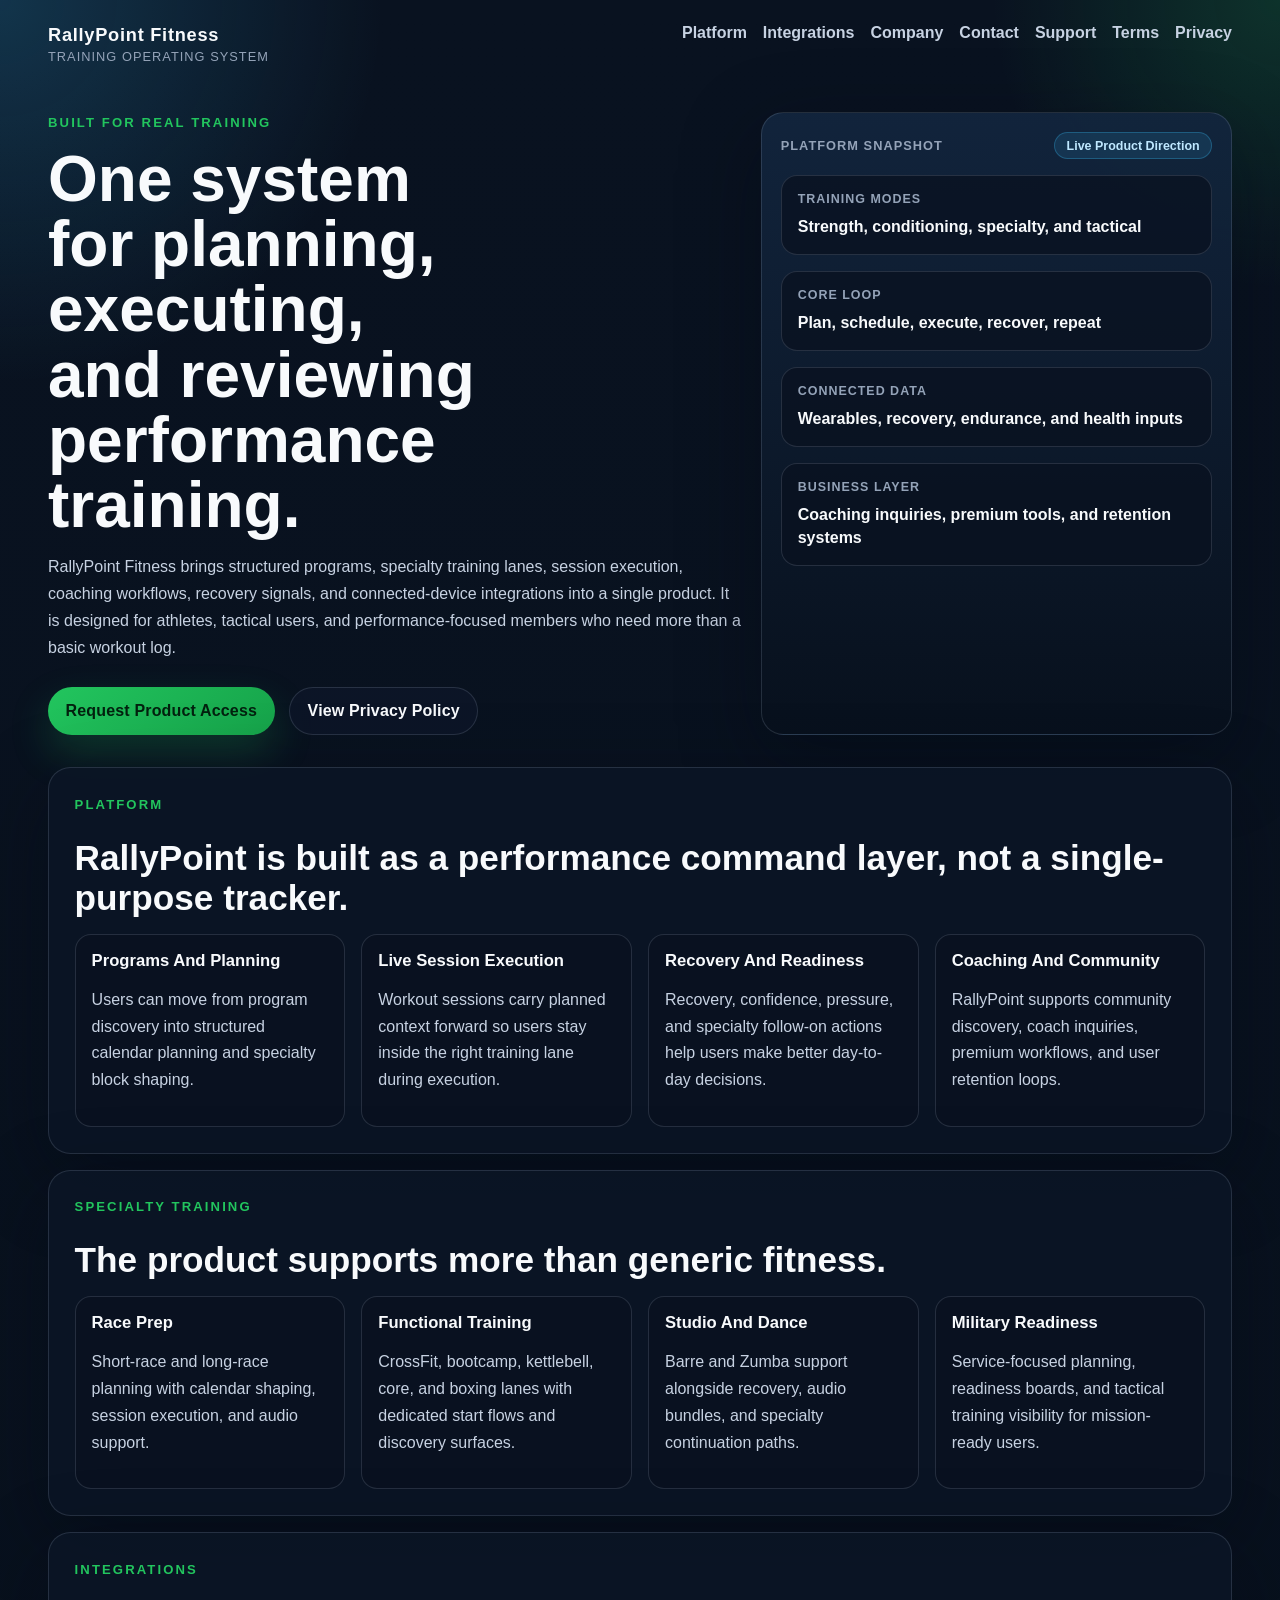
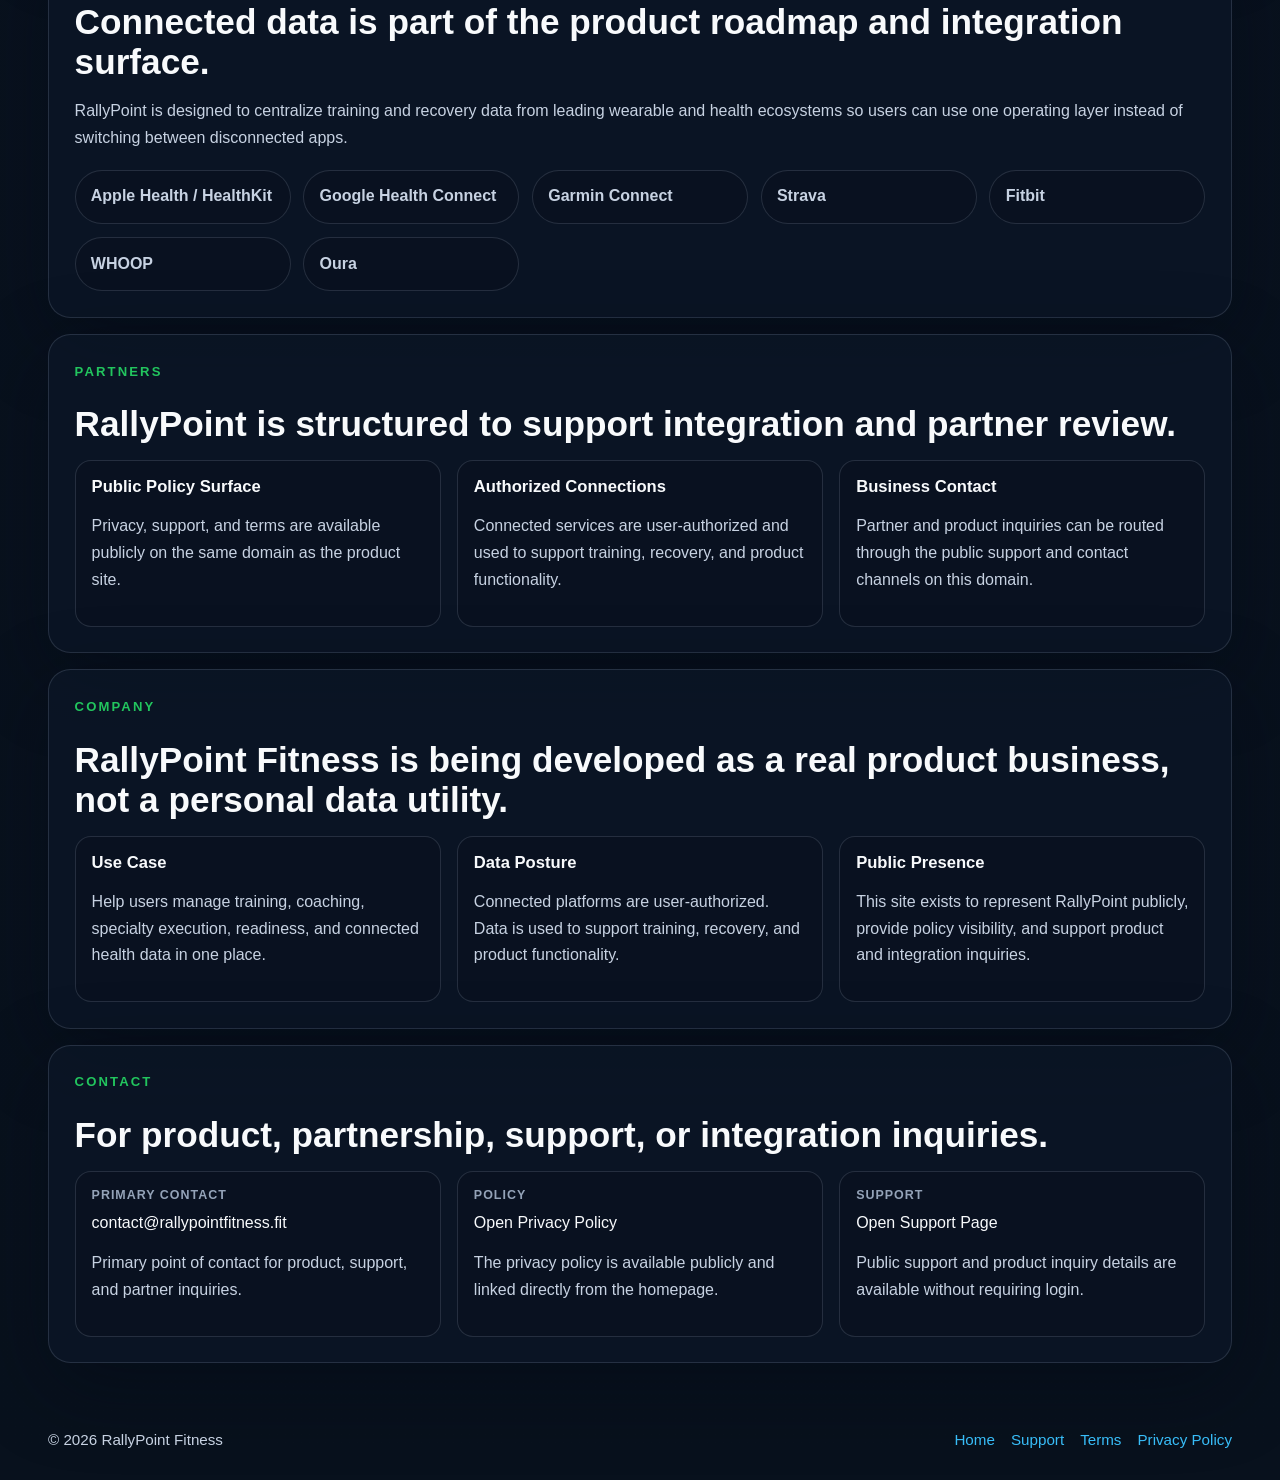
<file: index.html>
<!DOCTYPE html>
<html lang="en">
<head>
  <meta charset="UTF-8">
  <meta name="viewport" content="width=device-width, initial-scale=1.0">
  <title>RallyPoint Fitness | Training Operating System</title>
  <meta
    name="description"
    content="RallyPoint Fitness is a training operating system for strength, endurance, tactical readiness, coaching, recovery, and connected wearable data."
  >
  <link rel="stylesheet" href="styles.css">
</head>
<body>
  <header class="hero">
    <nav class="nav">
      <div class="brand-block">
        <div class="brand">RallyPoint Fitness</div>
        <div class="brand-tag">Training Operating System</div>
      </div>
      <div class="nav-links">
        <a href="#platform">Platform</a>
        <a href="#integrations">Integrations</a>
        <a href="#company">Company</a>
        <a href="#contact">Contact</a>
        <a href="support.html">Support</a>
        <a href="terms.html">Terms</a>
        <a href="privacy.html">Privacy</a>
      </div>
    </nav>

    <section class="hero-shell">
      <div class="hero-content">
        <p class="eyebrow">Built For Real Training</p>
        <h1>One system for planning, executing, and reviewing performance training.</h1>
        <p class="hero-copy">
          RallyPoint Fitness brings structured programs, specialty training lanes, session execution,
          coaching workflows, recovery signals, and connected-device integrations into a single product.
          It is designed for athletes, tactical users, and performance-focused members who need more than
          a basic workout log.
        </p>
        <div class="hero-actions">
          <a class="button button-primary" href="#contact">Request Product Access</a>
          <a class="button button-secondary" href="privacy.html">View Privacy Policy</a>
        </div>
      </div>

      <aside class="hero-board">
        <div class="hero-board-head">
          <span class="board-kicker">Platform Snapshot</span>
          <span class="board-badge">Live Product Direction</span>
        </div>
        <div class="metric-grid">
          <article class="metric-card">
            <span class="metric-label">Training Modes</span>
            <strong>Strength, conditioning, specialty, and tactical</strong>
          </article>
          <article class="metric-card">
            <span class="metric-label">Core Loop</span>
            <strong>Plan, schedule, execute, recover, repeat</strong>
          </article>
          <article class="metric-card">
            <span class="metric-label">Connected Data</span>
            <strong>Wearables, recovery, endurance, and health inputs</strong>
          </article>
          <article class="metric-card">
            <span class="metric-label">Business Layer</span>
            <strong>Coaching inquiries, premium tools, and retention systems</strong>
          </article>
        </div>
      </aside>
    </section>
  </header>

  <main class="content">
    <section id="platform" class="panel panel-large">
      <div class="section-head">
        <p class="eyebrow">Platform</p>
        <h2>RallyPoint is built as a performance command layer, not a single-purpose tracker.</h2>
      </div>
      <div class="feature-grid">
        <article>
          <h3>Programs And Planning</h3>
          <p>Users can move from program discovery into structured calendar planning and specialty block shaping.</p>
        </article>
        <article>
          <h3>Live Session Execution</h3>
          <p>Workout sessions carry planned context forward so users stay inside the right training lane during execution.</p>
        </article>
        <article>
          <h3>Recovery And Readiness</h3>
          <p>Recovery, confidence, pressure, and specialty follow-on actions help users make better day-to-day decisions.</p>
        </article>
        <article>
          <h3>Coaching And Community</h3>
          <p>RallyPoint supports community discovery, coach inquiries, premium workflows, and user retention loops.</p>
        </article>
      </div>
    </section>

    <section class="panel panel-large">
      <div class="section-head">
        <p class="eyebrow">Specialty Training</p>
        <h2>The product supports more than generic fitness.</h2>
      </div>
      <div class="lane-grid">
        <article class="lane-card">
          <h3>Race Prep</h3>
          <p>Short-race and long-race planning with calendar shaping, session execution, and audio support.</p>
        </article>
        <article class="lane-card">
          <h3>Functional Training</h3>
          <p>CrossFit, bootcamp, kettlebell, core, and boxing lanes with dedicated start flows and discovery surfaces.</p>
        </article>
        <article class="lane-card">
          <h3>Studio And Dance</h3>
          <p>Barre and Zumba support alongside recovery, audio bundles, and specialty continuation paths.</p>
        </article>
        <article class="lane-card">
          <h3>Military Readiness</h3>
          <p>Service-focused planning, readiness boards, and tactical training visibility for mission-ready users.</p>
        </article>
      </div>
    </section>

    <section id="integrations" class="panel panel-large">
      <div class="section-head">
        <p class="eyebrow">Integrations</p>
        <h2>Connected data is part of the product roadmap and integration surface.</h2>
      </div>
      <p class="section-copy">
        RallyPoint is designed to centralize training and recovery data from leading wearable and health ecosystems
        so users can use one operating layer instead of switching between disconnected apps.
      </p>
      <ul class="grid-list clean-list">
        <li>Apple Health / HealthKit</li>
        <li>Google Health Connect</li>
        <li>Garmin Connect</li>
        <li>Strava</li>
        <li>Fitbit</li>
        <li>WHOOP</li>
        <li>Oura</li>
      </ul>
    </section>

    <section class="panel panel-large">
      <div class="section-head">
        <p class="eyebrow">Partners</p>
        <h2>RallyPoint is structured to support integration and partner review.</h2>
      </div>
      <div class="company-grid">
        <article class="company-card">
          <h3>Public Policy Surface</h3>
          <p>Privacy, support, and terms are available publicly on the same domain as the product site.</p>
        </article>
        <article class="company-card">
          <h3>Authorized Connections</h3>
          <p>Connected services are user-authorized and used to support training, recovery, and product functionality.</p>
        </article>
        <article class="company-card">
          <h3>Business Contact</h3>
          <p>Partner and product inquiries can be routed through the public support and contact channels on this domain.</p>
        </article>
      </div>
    </section>

    <section id="company" class="panel panel-large">
      <div class="section-head">
        <p class="eyebrow">Company</p>
        <h2>RallyPoint Fitness is being developed as a real product business, not a personal data utility.</h2>
      </div>
      <div class="company-grid">
        <article class="company-card">
          <h3>Use Case</h3>
          <p>Help users manage training, coaching, specialty execution, readiness, and connected health data in one place.</p>
        </article>
        <article class="company-card">
          <h3>Data Posture</h3>
          <p>Connected platforms are user-authorized. Data is used to support training, recovery, and product functionality.</p>
        </article>
        <article class="company-card">
          <h3>Public Presence</h3>
          <p>This site exists to represent RallyPoint publicly, provide policy visibility, and support product and integration inquiries.</p>
        </article>
      </div>
    </section>

    <section id="contact" class="panel panel-large">
      <div class="section-head">
        <p class="eyebrow">Contact</p>
        <h2>For product, partnership, support, or integration inquiries.</h2>
      </div>
      <div class="contact-grid">
        <article class="contact-card">
          <span class="contact-label">Primary Contact</span>
          <a class="contact-link" href="mailto:contact@rallypointfitness.fit">contact@rallypointfitness.fit</a>
          <p>Primary point of contact for product, support, and partner inquiries.</p>
        </article>
        <article class="contact-card">
          <span class="contact-label">Policy</span>
          <a class="contact-link" href="privacy.html">Open Privacy Policy</a>
          <p>The privacy policy is available publicly and linked directly from the homepage.</p>
        </article>
        <article class="contact-card">
          <span class="contact-label">Support</span>
          <a class="contact-link" href="support.html">Open Support Page</a>
          <p>Public support and product inquiry details are available without requiring login.</p>
        </article>
      </div>
    </section>
  </main>

  <footer class="footer">
    <span>&copy; 2026 RallyPoint Fitness</span>
    <div class="footer-links">
      <a href="index.html">Home</a>
      <a href="support.html">Support</a>
      <a href="terms.html">Terms</a>
      <a href="privacy.html">Privacy Policy</a>
    </div>
  </footer>
</body>
</html>
</file>
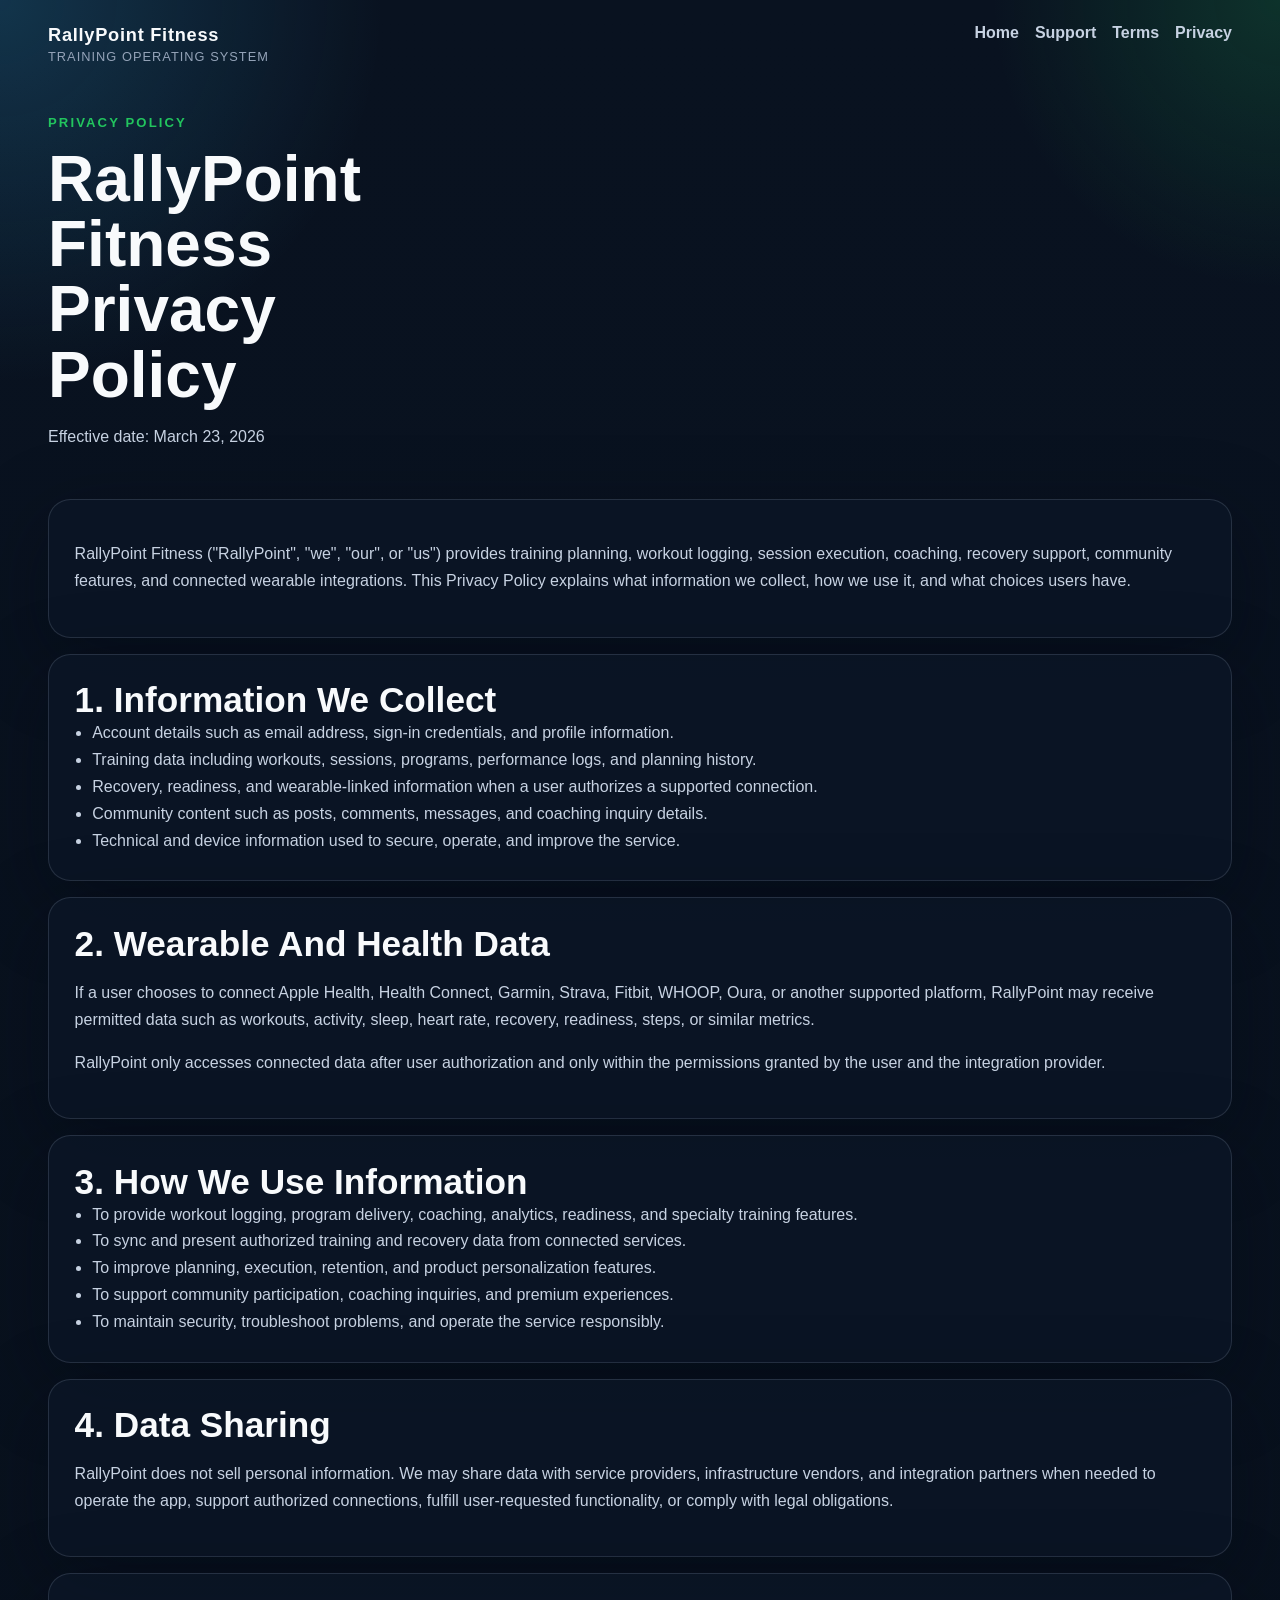
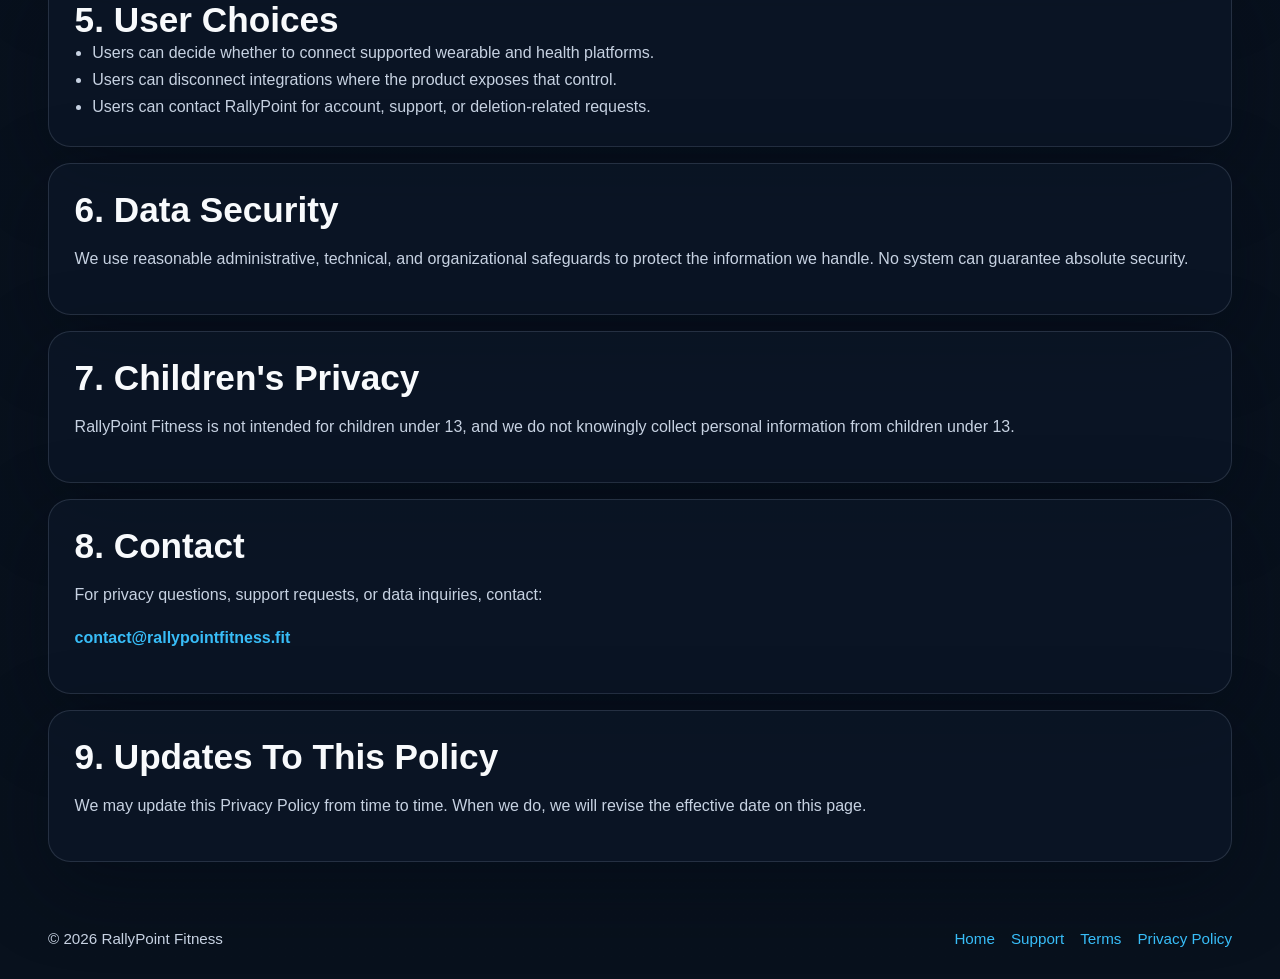
<file: privacy.html>
<!DOCTYPE html>
<html lang="en">
<head>
  <meta charset="UTF-8">
  <meta name="viewport" content="width=device-width, initial-scale=1.0">
  <title>RallyPoint Fitness Privacy Policy</title>
  <meta
    name="description"
    content="Privacy Policy for RallyPoint Fitness."
  >
  <link rel="stylesheet" href="styles.css">
</head>
<body>
  <header class="subhero">
    <nav class="nav">
      <div class="brand-block">
        <div class="brand">RallyPoint Fitness</div>
        <div class="brand-tag">Training Operating System</div>
      </div>
      <div class="nav-links">
        <a href="index.html">Home</a>
        <a href="support.html">Support</a>
        <a href="terms.html">Terms</a>
        <a href="privacy.html">Privacy</a>
      </div>
    </nav>
    <section class="hero-content compact">
      <p class="eyebrow">Privacy Policy</p>
      <h1>RallyPoint Fitness Privacy Policy</h1>
      <p class="hero-copy">Effective date: March 23, 2026</p>
    </section>
  </header>

  <main class="content">
    <section class="panel panel-large">
      <p>
        RallyPoint Fitness ("RallyPoint", "we", "our", or "us") provides training planning,
        workout logging, session execution, coaching, recovery support, community features,
        and connected wearable integrations. This Privacy Policy explains what information
        we collect, how we use it, and what choices users have.
      </p>
    </section>

    <section class="panel panel-large">
      <h2>1. Information We Collect</h2>
      <ul class="policy-list">
        <li>Account details such as email address, sign-in credentials, and profile information.</li>
        <li>Training data including workouts, sessions, programs, performance logs, and planning history.</li>
        <li>Recovery, readiness, and wearable-linked information when a user authorizes a supported connection.</li>
        <li>Community content such as posts, comments, messages, and coaching inquiry details.</li>
        <li>Technical and device information used to secure, operate, and improve the service.</li>
      </ul>
    </section>

    <section class="panel panel-large">
      <h2>2. Wearable And Health Data</h2>
      <p>
        If a user chooses to connect Apple Health, Health Connect, Garmin, Strava, Fitbit,
        WHOOP, Oura, or another supported platform, RallyPoint may receive permitted data
        such as workouts, activity, sleep, heart rate, recovery, readiness, steps, or similar metrics.
      </p>
      <p>
        RallyPoint only accesses connected data after user authorization and only within the
        permissions granted by the user and the integration provider.
      </p>
    </section>

    <section class="panel panel-large">
      <h2>3. How We Use Information</h2>
      <ul class="policy-list">
        <li>To provide workout logging, program delivery, coaching, analytics, readiness, and specialty training features.</li>
        <li>To sync and present authorized training and recovery data from connected services.</li>
        <li>To improve planning, execution, retention, and product personalization features.</li>
        <li>To support community participation, coaching inquiries, and premium experiences.</li>
        <li>To maintain security, troubleshoot problems, and operate the service responsibly.</li>
      </ul>
    </section>

    <section class="panel panel-large">
      <h2>4. Data Sharing</h2>
      <p>
        RallyPoint does not sell personal information. We may share data with service providers,
        infrastructure vendors, and integration partners when needed to operate the app, support
        authorized connections, fulfill user-requested functionality, or comply with legal obligations.
      </p>
    </section>

    <section class="panel panel-large">
      <h2>5. User Choices</h2>
      <ul class="policy-list">
        <li>Users can decide whether to connect supported wearable and health platforms.</li>
        <li>Users can disconnect integrations where the product exposes that control.</li>
        <li>Users can contact RallyPoint for account, support, or deletion-related requests.</li>
      </ul>
    </section>

    <section class="panel panel-large">
      <h2>6. Data Security</h2>
      <p>
        We use reasonable administrative, technical, and organizational safeguards to protect
        the information we handle. No system can guarantee absolute security.
      </p>
    </section>

    <section class="panel panel-large">
      <h2>7. Children's Privacy</h2>
      <p>
        RallyPoint Fitness is not intended for children under 13, and we do not knowingly
        collect personal information from children under 13.
      </p>
    </section>

    <section class="panel panel-large">
      <h2>8. Contact</h2>
      <p>For privacy questions, support requests, or data inquiries, contact:</p>
      <p class="contact-line">
        <a href="mailto:contact@rallypointfitness.fit">contact@rallypointfitness.fit</a>
      </p>
    </section>

    <section class="panel panel-large">
      <h2>9. Updates To This Policy</h2>
      <p>
        We may update this Privacy Policy from time to time. When we do, we will revise the
        effective date on this page.
      </p>
    </section>
  </main>

  <footer class="footer">
    <span>&copy; 2026 RallyPoint Fitness</span>
    <div class="footer-links">
      <a href="index.html">Home</a>
      <a href="support.html">Support</a>
      <a href="terms.html">Terms</a>
      <a href="privacy.html">Privacy Policy</a>
    </div>
  </footer>
</body>
</html>
</file>
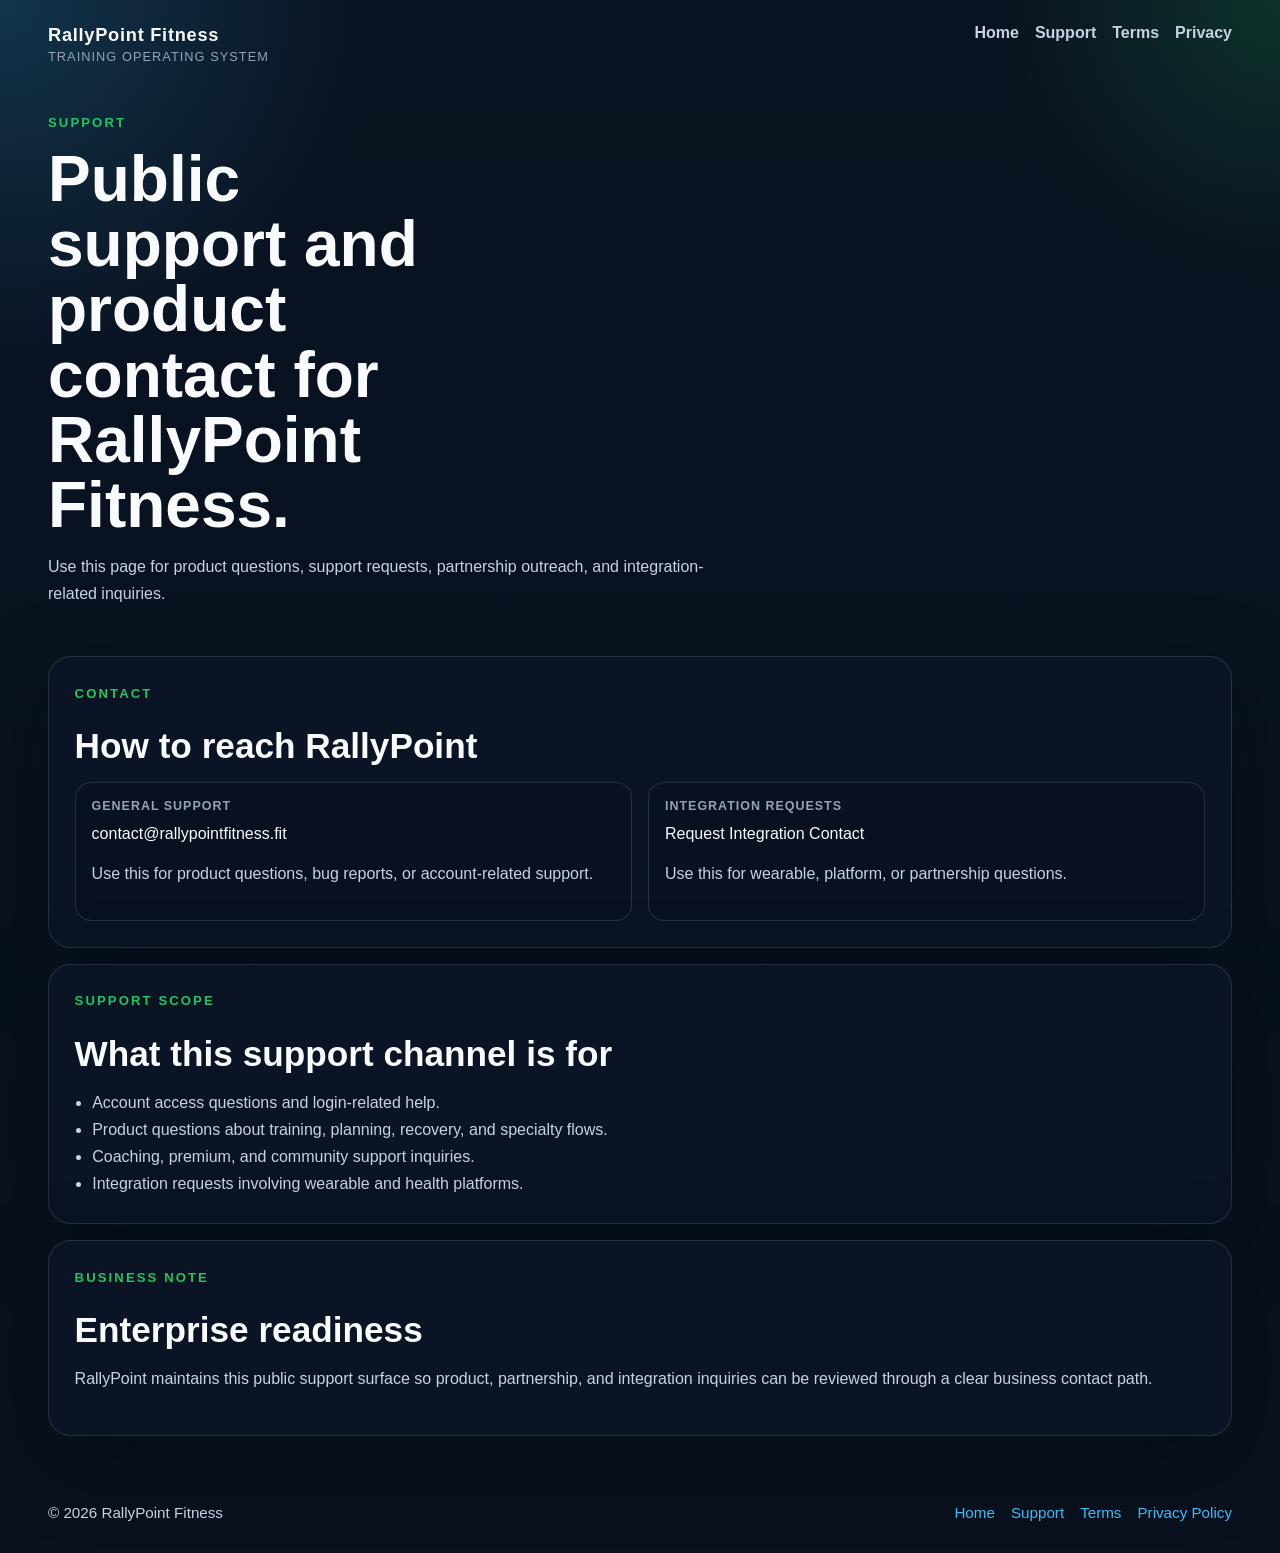
<file: support.html>
<!DOCTYPE html>
<html lang="en">
<head>
  <meta charset="UTF-8">
  <meta name="viewport" content="width=device-width, initial-scale=1.0">
  <title>RallyPoint Fitness Support</title>
  <meta
    name="description"
    content="Public support and contact information for RallyPoint Fitness."
  >
  <link rel="stylesheet" href="styles.css">
</head>
<body>
  <header class="subhero">
    <nav class="nav">
      <div class="brand-block">
        <div class="brand">RallyPoint Fitness</div>
        <div class="brand-tag">Training Operating System</div>
      </div>
      <div class="nav-links">
        <a href="index.html">Home</a>
        <a href="support.html">Support</a>
        <a href="terms.html">Terms</a>
        <a href="privacy.html">Privacy</a>
      </div>
    </nav>
    <section class="hero-content compact">
      <p class="eyebrow">Support</p>
      <h1>Public support and product contact for RallyPoint Fitness.</h1>
      <p class="hero-copy">
        Use this page for product questions, support requests, partnership outreach,
        and integration-related inquiries.
      </p>
    </section>
  </header>

  <main class="content">
    <section class="panel panel-large">
      <div class="section-head">
        <p class="eyebrow">Contact</p>
        <h2>How to reach RallyPoint</h2>
      </div>
      <div class="contact-grid">
        <article class="contact-card">
          <span class="contact-label">General Support</span>
          <a class="contact-link" href="mailto:contact@rallypointfitness.fit">contact@rallypointfitness.fit</a>
          <p>Use this for product questions, bug reports, or account-related support.</p>
        </article>
        <article class="contact-card">
          <span class="contact-label">Integration Requests</span>
          <a class="contact-link" href="mailto:contact@rallypointfitness.fit?subject=RallyPoint%20Integration%20Inquiry">Request Integration Contact</a>
          <p>Use this for wearable, platform, or partnership questions.</p>
        </article>
      </div>
    </section>

    <section class="panel panel-large">
      <div class="section-head">
        <p class="eyebrow">Support Scope</p>
        <h2>What this support channel is for</h2>
      </div>
      <ul class="policy-list">
        <li>Account access questions and login-related help.</li>
        <li>Product questions about training, planning, recovery, and specialty flows.</li>
        <li>Coaching, premium, and community support inquiries.</li>
        <li>Integration requests involving wearable and health platforms.</li>
      </ul>
    </section>

    <section class="panel panel-large">
      <div class="section-head">
        <p class="eyebrow">Business Note</p>
        <h2>Enterprise readiness</h2>
      </div>
      <p>
        RallyPoint maintains this public support surface so product, partnership, and integration
        inquiries can be reviewed through a clear business contact path.
      </p>
    </section>
  </main>

  <footer class="footer">
    <span>&copy; 2026 RallyPoint Fitness</span>
    <div class="footer-links">
      <a href="index.html">Home</a>
      <a href="support.html">Support</a>
      <a href="terms.html">Terms</a>
      <a href="privacy.html">Privacy Policy</a>
    </div>
  </footer>
</body>
</html>
</file>
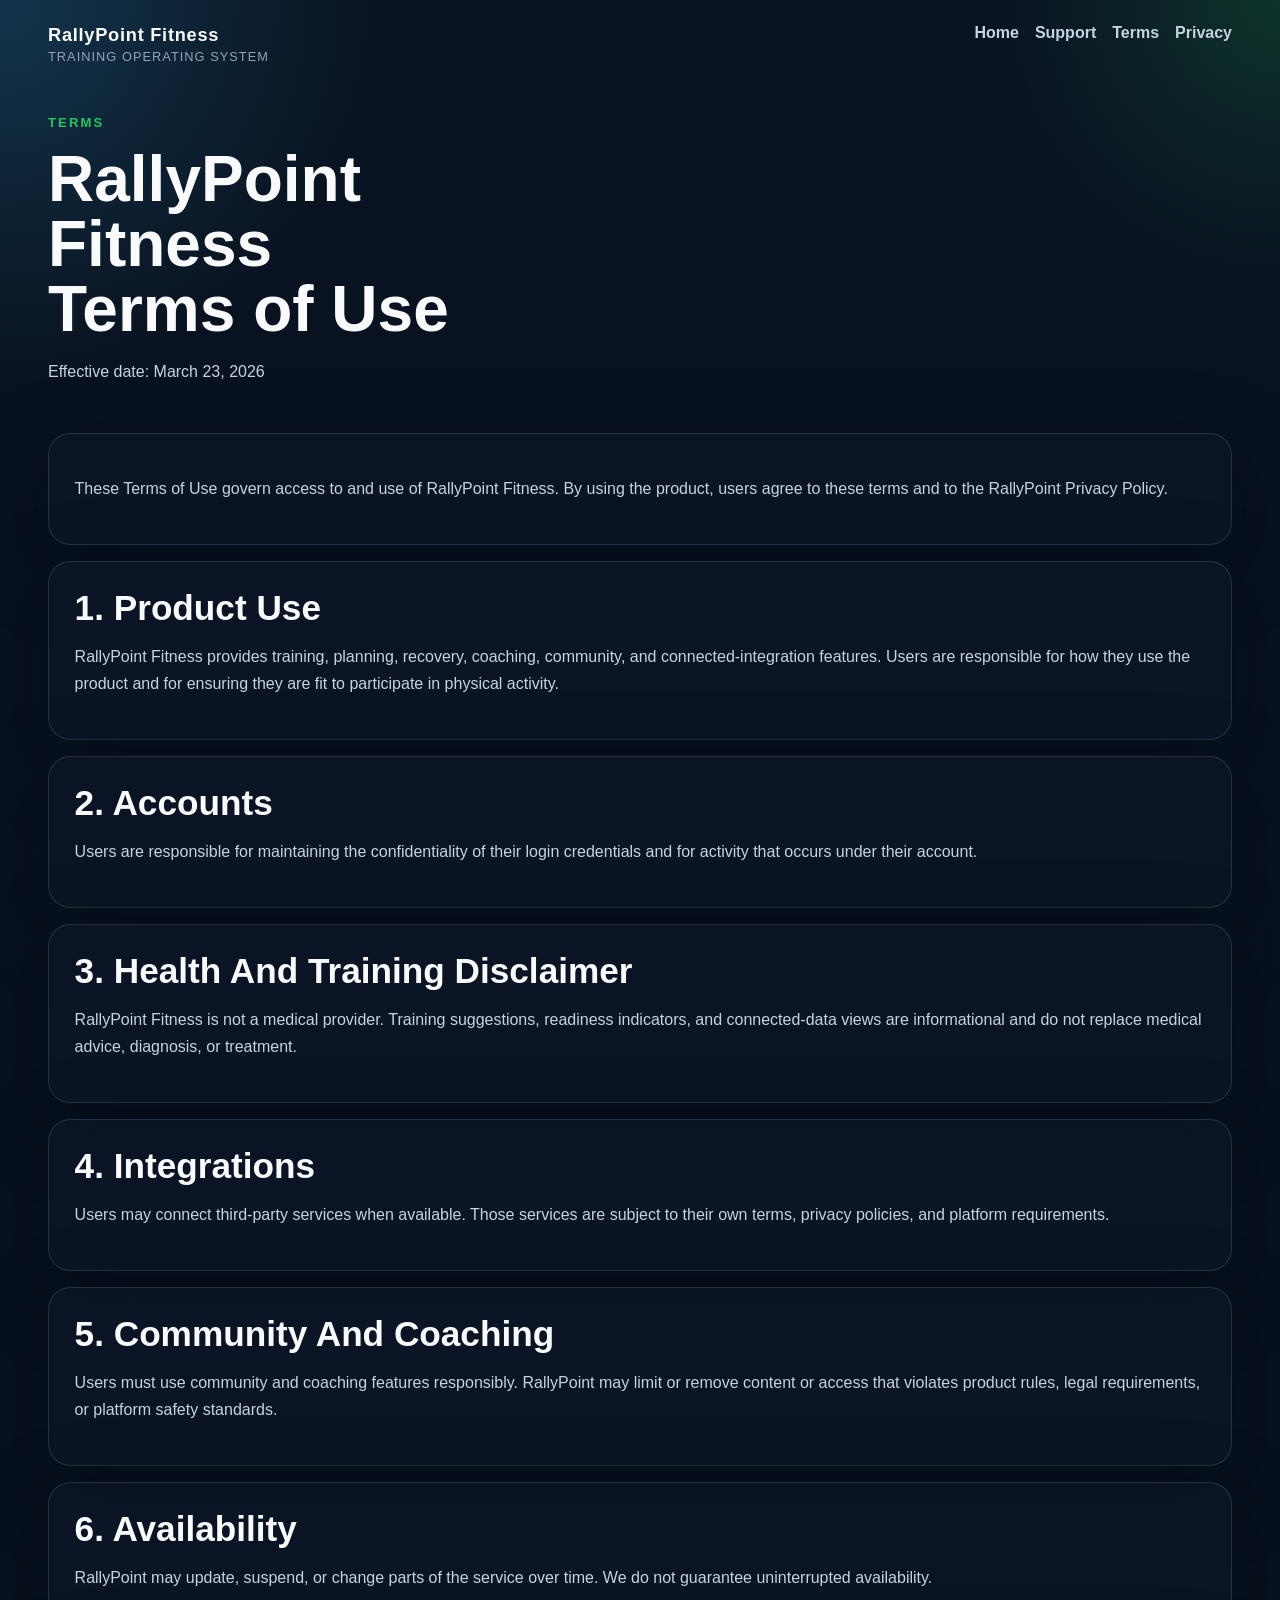
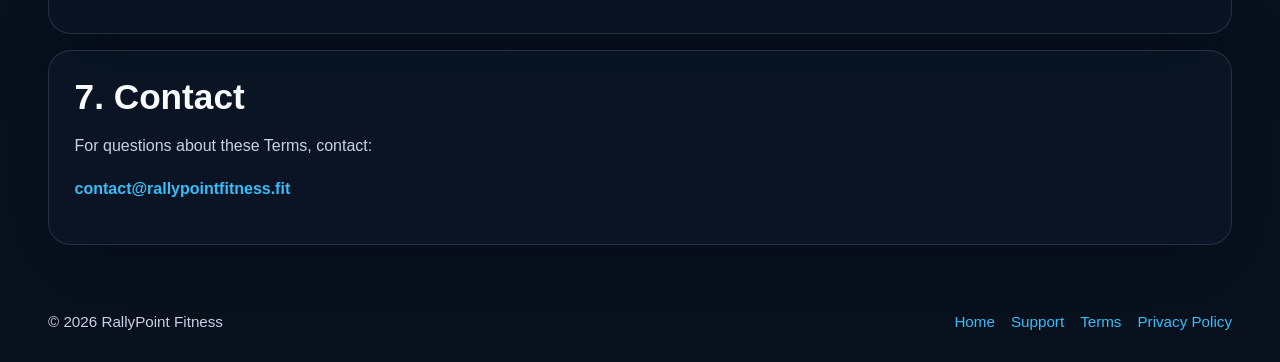
<file: terms.html>
<!DOCTYPE html>
<html lang="en">
<head>
  <meta charset="UTF-8">
  <meta name="viewport" content="width=device-width, initial-scale=1.0">
  <title>RallyPoint Fitness Terms</title>
  <meta
    name="description"
    content="Terms of use for RallyPoint Fitness."
  >
  <link rel="stylesheet" href="styles.css">
</head>
<body>
  <header class="subhero">
    <nav class="nav">
      <div class="brand-block">
        <div class="brand">RallyPoint Fitness</div>
        <div class="brand-tag">Training Operating System</div>
      </div>
      <div class="nav-links">
        <a href="index.html">Home</a>
        <a href="support.html">Support</a>
        <a href="terms.html">Terms</a>
        <a href="privacy.html">Privacy</a>
      </div>
    </nav>
    <section class="hero-content compact">
      <p class="eyebrow">Terms</p>
      <h1>RallyPoint Fitness Terms of Use</h1>
      <p class="hero-copy">Effective date: March 23, 2026</p>
    </section>
  </header>

  <main class="content">
    <section class="panel panel-large">
      <p>
        These Terms of Use govern access to and use of RallyPoint Fitness. By using the product,
        users agree to these terms and to the RallyPoint Privacy Policy.
      </p>
    </section>

    <section class="panel panel-large">
      <h2>1. Product Use</h2>
      <p>
        RallyPoint Fitness provides training, planning, recovery, coaching, community,
        and connected-integration features. Users are responsible for how they use the product
        and for ensuring they are fit to participate in physical activity.
      </p>
    </section>

    <section class="panel panel-large">
      <h2>2. Accounts</h2>
      <p>
        Users are responsible for maintaining the confidentiality of their login credentials
        and for activity that occurs under their account.
      </p>
    </section>

    <section class="panel panel-large">
      <h2>3. Health And Training Disclaimer</h2>
      <p>
        RallyPoint Fitness is not a medical provider. Training suggestions, readiness indicators,
        and connected-data views are informational and do not replace medical advice, diagnosis,
        or treatment.
      </p>
    </section>

    <section class="panel panel-large">
      <h2>4. Integrations</h2>
      <p>
        Users may connect third-party services when available. Those services are subject to their
        own terms, privacy policies, and platform requirements.
      </p>
    </section>

    <section class="panel panel-large">
      <h2>5. Community And Coaching</h2>
      <p>
        Users must use community and coaching features responsibly. RallyPoint may limit or remove
        content or access that violates product rules, legal requirements, or platform safety standards.
      </p>
    </section>

    <section class="panel panel-large">
      <h2>6. Availability</h2>
      <p>
        RallyPoint may update, suspend, or change parts of the service over time. We do not guarantee
        uninterrupted availability.
      </p>
    </section>

    <section class="panel panel-large">
      <h2>7. Contact</h2>
      <p>
        For questions about these Terms, contact:
      </p>
      <p class="contact-line">
        <a href="mailto:contact@rallypointfitness.fit">contact@rallypointfitness.fit</a>
      </p>
    </section>
  </main>

  <footer class="footer">
    <span>&copy; 2026 RallyPoint Fitness</span>
    <div class="footer-links">
      <a href="index.html">Home</a>
      <a href="support.html">Support</a>
      <a href="terms.html">Terms</a>
      <a href="privacy.html">Privacy Policy</a>
    </div>
  </footer>
</body>
</html>
</file>
<file: styles.css>
:root {
  --bg: #08111d;
  --bg-soft: #0e1c2f;
  --bg-strong: #12253d;
  --panel: rgba(11, 22, 38, 0.86);
  --panel-strong: rgba(16, 31, 52, 0.94);
  --line: rgba(148, 163, 184, 0.2);
  --text: #f8fafc;
  --muted: #c7d2e2;
  --soft: #94a3b8;
  --accent: #22c55e;
  --accent-2: #38bdf8;
  --accent-3: #f59e0b;
  --shadow: 0 24px 80px rgba(1, 7, 18, 0.38);
}

* {
  box-sizing: border-box;
}

html,
body {
  margin: 0;
  padding: 0;
  min-height: 100%;
  background:
    radial-gradient(circle at top left, rgba(56, 189, 248, 0.2), transparent 24rem),
    radial-gradient(circle at top right, rgba(34, 197, 94, 0.18), transparent 18rem),
    linear-gradient(180deg, #091220 0%, #08111d 100%);
  color: var(--text);
  font-family: "Segoe UI", "Helvetica Neue", Arial, sans-serif;
}

a {
  color: var(--accent-2);
  text-decoration: none;
}

a:hover {
  text-decoration: underline;
}

.hero,
.subhero {
  padding: 1.5rem clamp(1rem, 4vw, 3rem) 2rem;
}

.nav {
  display: flex;
  align-items: flex-start;
  justify-content: space-between;
  gap: 1rem;
  margin-bottom: 3rem;
}

.brand-block {
  display: grid;
  gap: 0.18rem;
}

.brand {
  font-size: 1.14rem;
  font-weight: 800;
  letter-spacing: 0.04em;
}

.brand-tag {
  color: var(--soft);
  font-size: 0.8rem;
  letter-spacing: 0.08em;
  text-transform: uppercase;
}

.nav-links {
  display: flex;
  flex-wrap: wrap;
  gap: 1rem;
}

.nav-links a {
  color: var(--muted);
  font-weight: 700;
}

.hero-shell {
  display: grid;
  grid-template-columns: minmax(0, 1.25fr) minmax(18rem, 0.85fr);
  gap: 1.2rem;
  align-items: stretch;
}

.hero-content {
  max-width: 56rem;
}

.hero-content.compact {
  max-width: 44rem;
}

.eyebrow {
  color: var(--accent);
  font-size: 0.82rem;
  font-weight: 800;
  letter-spacing: 0.16em;
  text-transform: uppercase;
  margin: 0 0 0.8rem;
}

h1 {
  font-size: clamp(2.4rem, 5vw, 4.8rem);
  line-height: 1.02;
  margin: 0 0 1rem;
  max-width: 12ch;
}

h2 {
  margin: 0;
  font-size: clamp(1.5rem, 3vw, 2.2rem);
}

h3 {
  margin-top: 0;
  margin-bottom: 0.55rem;
  font-size: 1.04rem;
}

.hero-copy,
p,
li {
  color: var(--muted);
  line-height: 1.68;
  font-size: 1rem;
}

.hero-actions {
  display: flex;
  flex-wrap: wrap;
  gap: 0.9rem;
  margin-top: 1.6rem;
}

.button {
  display: inline-flex;
  align-items: center;
  justify-content: center;
  min-height: 3rem;
  padding: 0 1.1rem;
  border-radius: 999px;
  font-weight: 800;
  letter-spacing: 0.01em;
}

.button-primary {
  background: linear-gradient(135deg, var(--accent) 0%, #16a34a 100%);
  color: #03210f;
  box-shadow: 0 18px 40px rgba(34, 197, 94, 0.22);
}

.button-secondary {
  border: 1px solid var(--line);
  background: rgba(15, 23, 42, 0.72);
  color: var(--text);
}

.hero-board,
.panel {
  border: 1px solid var(--line);
  border-radius: 1.4rem;
  background: var(--panel);
  box-shadow: var(--shadow);
}

.hero-board {
  padding: 1.2rem;
  background:
    linear-gradient(180deg, rgba(18, 37, 61, 0.96), rgba(8, 17, 29, 0.96));
}

.hero-board-head {
  display: flex;
  justify-content: space-between;
  gap: 0.75rem;
  align-items: center;
  margin-bottom: 1rem;
}

.board-kicker {
  color: var(--soft);
  font-size: 0.8rem;
  font-weight: 700;
  letter-spacing: 0.08em;
  text-transform: uppercase;
}

.board-badge {
  border: 1px solid rgba(56, 189, 248, 0.28);
  border-radius: 999px;
  padding: 0.35rem 0.7rem;
  color: #bfe8ff;
  font-size: 0.78rem;
  font-weight: 800;
  background: rgba(56, 189, 248, 0.12);
}

.metric-grid,
.feature-grid,
.lane-grid,
.company-grid,
.contact-grid {
  display: grid;
  gap: 1rem;
}

.metric-grid {
  grid-template-columns: 1fr;
}

.metric-card,
.feature-grid article,
.lane-card,
.company-card,
.contact-card {
  border: 1px solid var(--line);
  border-radius: 1rem;
  background: rgba(10, 18, 32, 0.76);
  padding: 1rem;
}

.metric-label,
.contact-label {
  display: block;
  color: var(--soft);
  font-size: 0.78rem;
  font-weight: 800;
  letter-spacing: 0.08em;
  text-transform: uppercase;
  margin-bottom: 0.55rem;
}

.metric-card strong,
.contact-link {
  color: var(--text);
  font-size: 1rem;
  line-height: 1.45;
}

.content {
  display: grid;
  gap: 1rem;
  padding: 0 clamp(1rem, 4vw, 3rem) 3rem;
}

.panel {
  padding: 1.5rem;
}

.panel-large {
  padding: 1.6rem;
}

.section-head {
  display: grid;
  gap: 0.55rem;
  margin-bottom: 1rem;
}

.section-copy {
  margin-top: 0;
  margin-bottom: 1.1rem;
}

.feature-grid,
.lane-grid,
.company-grid,
.contact-grid {
  grid-template-columns: repeat(auto-fit, minmax(15rem, 1fr));
}

.grid-list {
  display: grid;
  grid-template-columns: repeat(auto-fit, minmax(12rem, 1fr));
  gap: 0.8rem;
  padding-left: 1.1rem;
}

.clean-list {
  list-style: none;
  padding-left: 0;
  margin: 0;
}

.clean-list li {
  border: 1px solid var(--line);
  border-radius: 999px;
  padding: 0.8rem 0.95rem;
  background: rgba(10, 18, 32, 0.76);
  font-weight: 700;
}

.policy-list {
  padding-left: 1.1rem;
  margin: 0;
}

.contact-line {
  font-weight: 700;
}

.footer {
  display: flex;
  align-items: center;
  justify-content: space-between;
  gap: 1rem;
  padding: 1.25rem clamp(1rem, 4vw, 3rem) 2rem;
  color: var(--muted);
  font-size: 0.95rem;
}

.footer-links {
  display: flex;
  gap: 1rem;
  flex-wrap: wrap;
}

@media (max-width: 900px) {
  .hero-shell {
    grid-template-columns: 1fr;
  }
}

@media (max-width: 720px) {
  .nav,
  .footer {
    flex-direction: column;
    align-items: flex-start;
  }

  .hero,
  .subhero {
    padding-bottom: 1.2rem;
  }

  h1 {
    max-width: none;
  }
}
</file>
